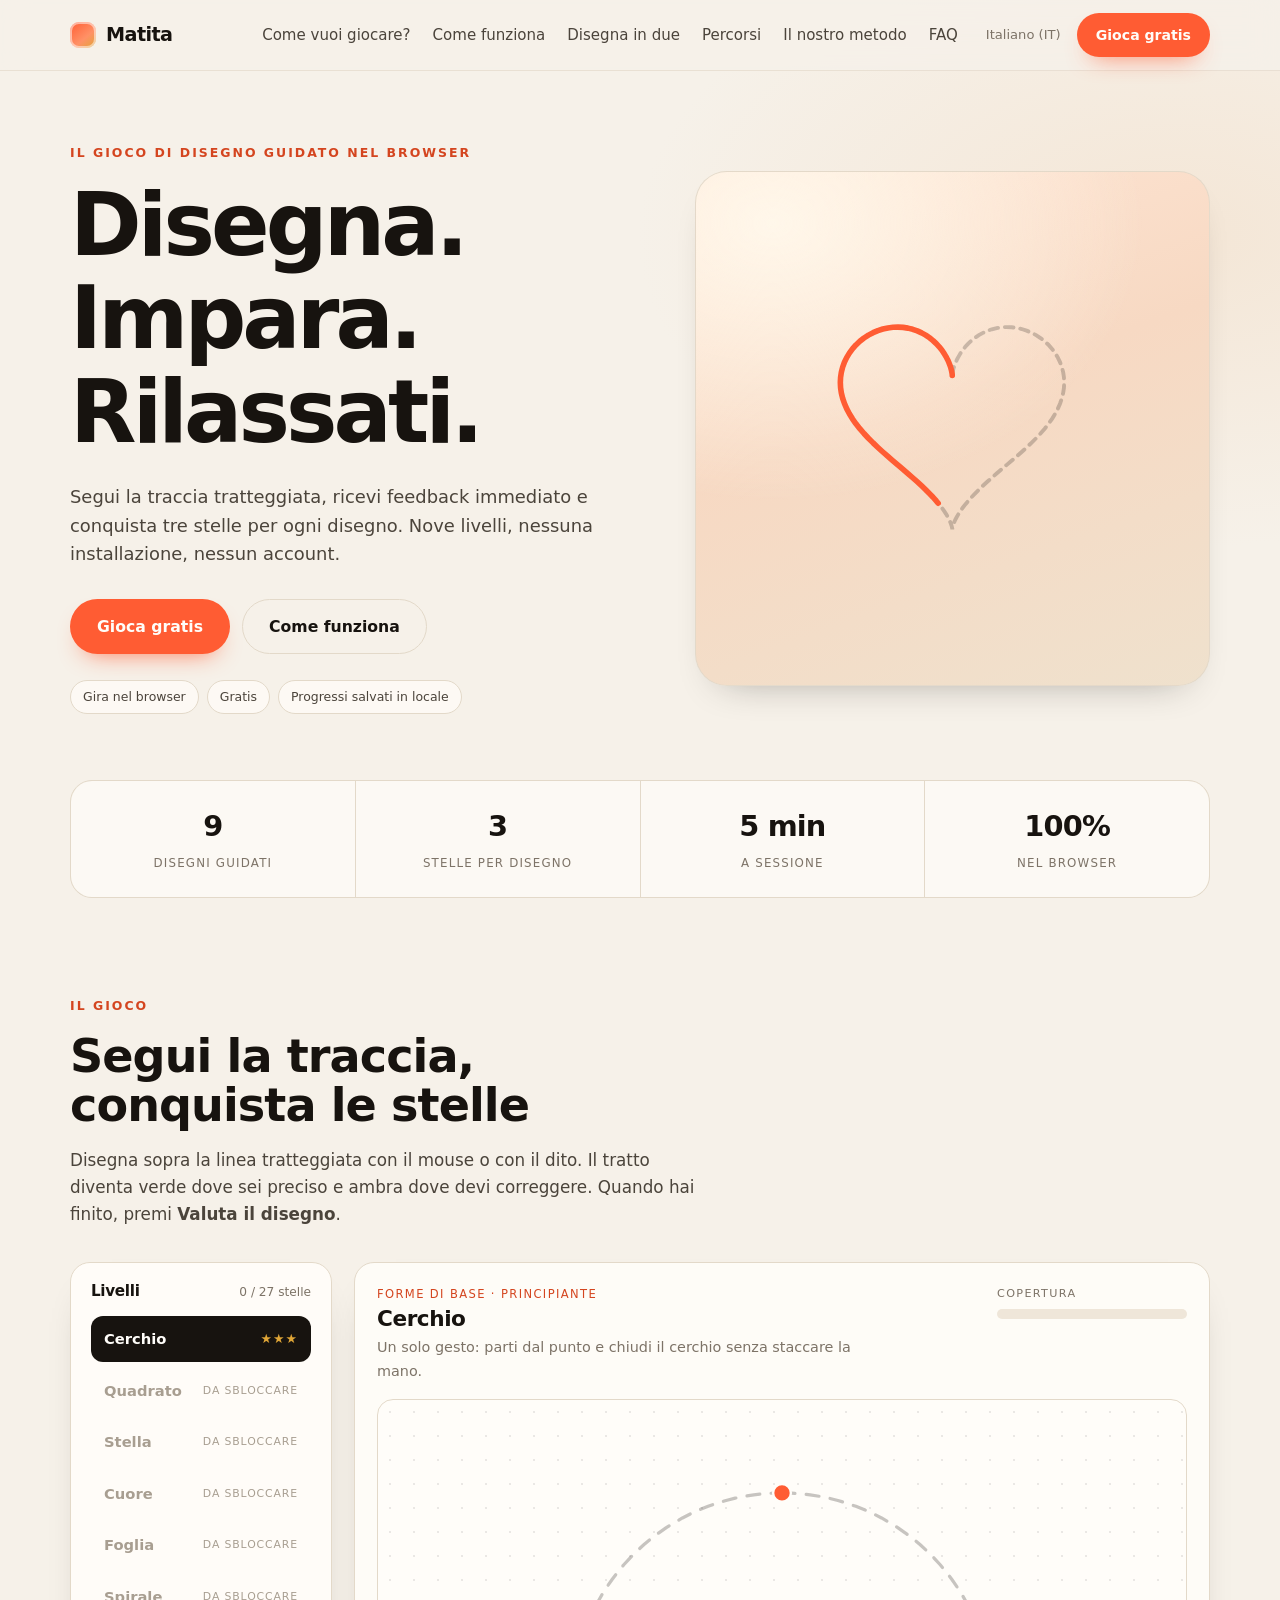
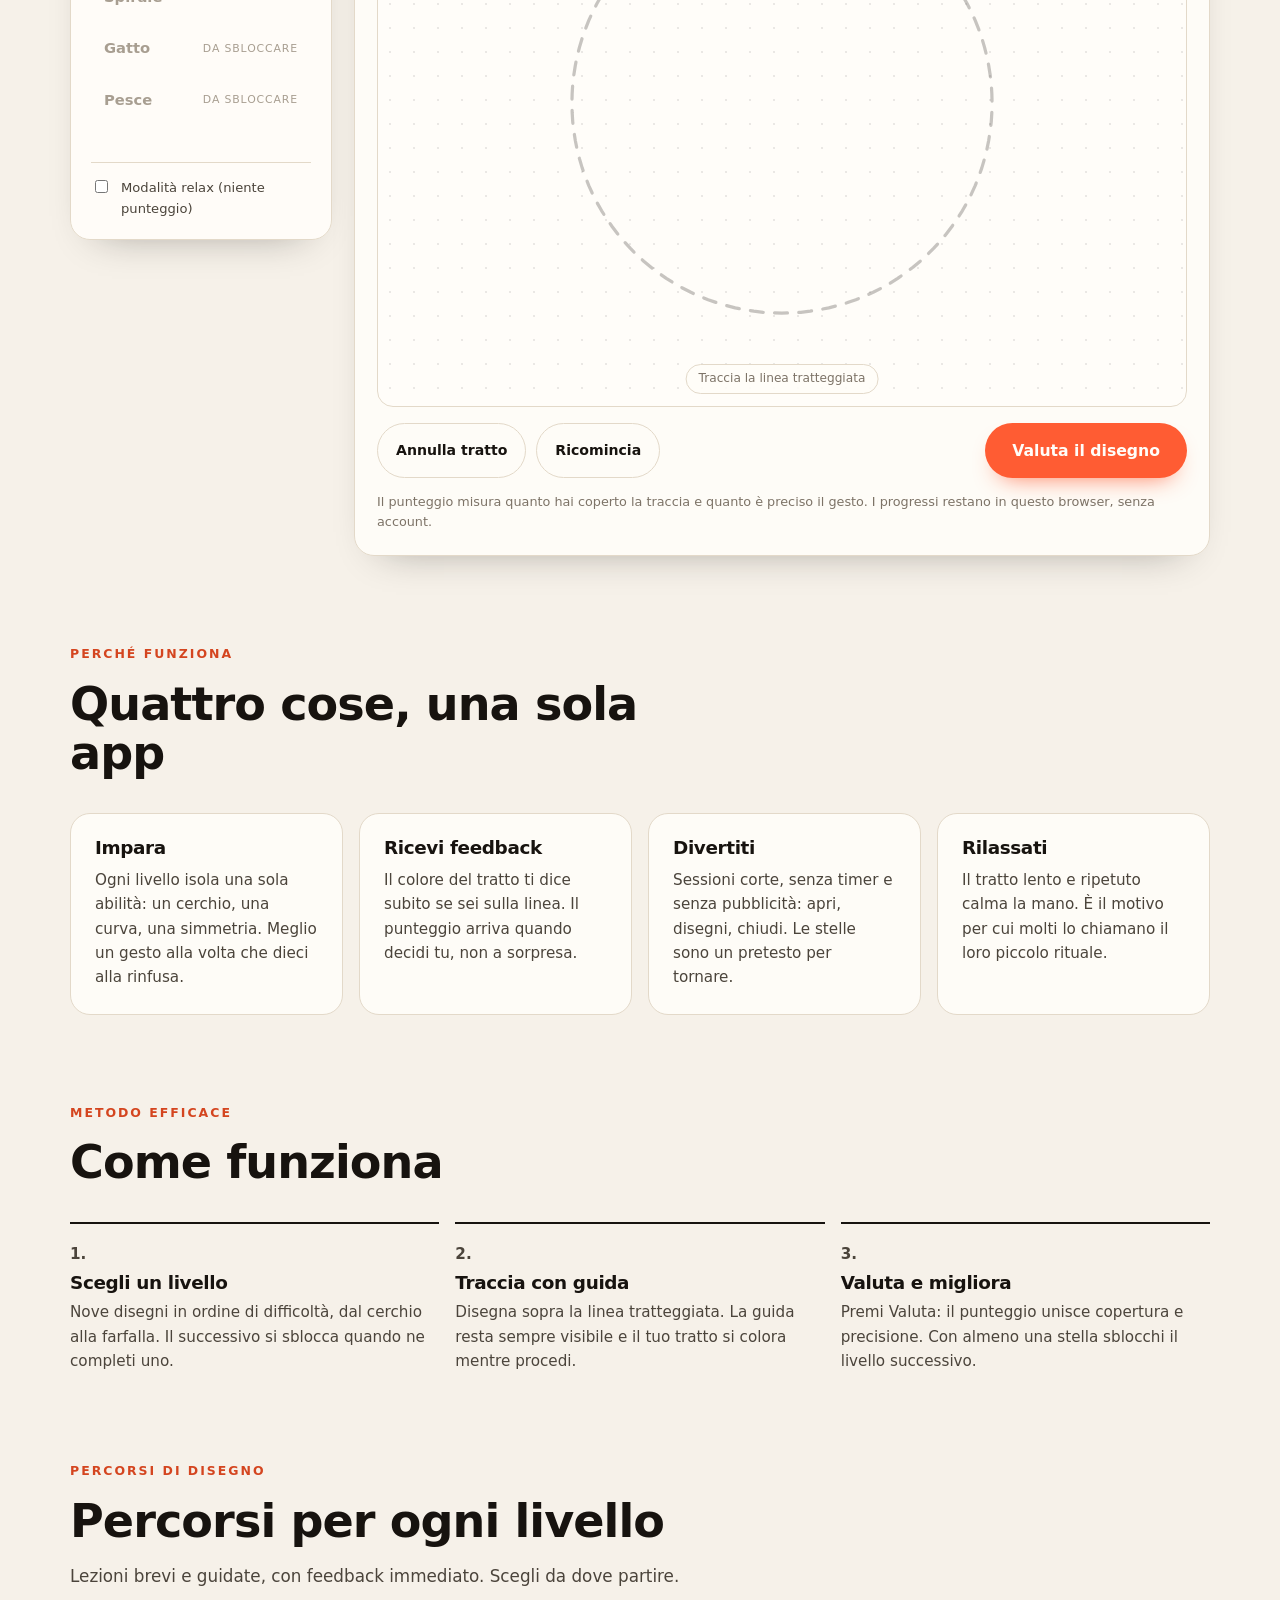
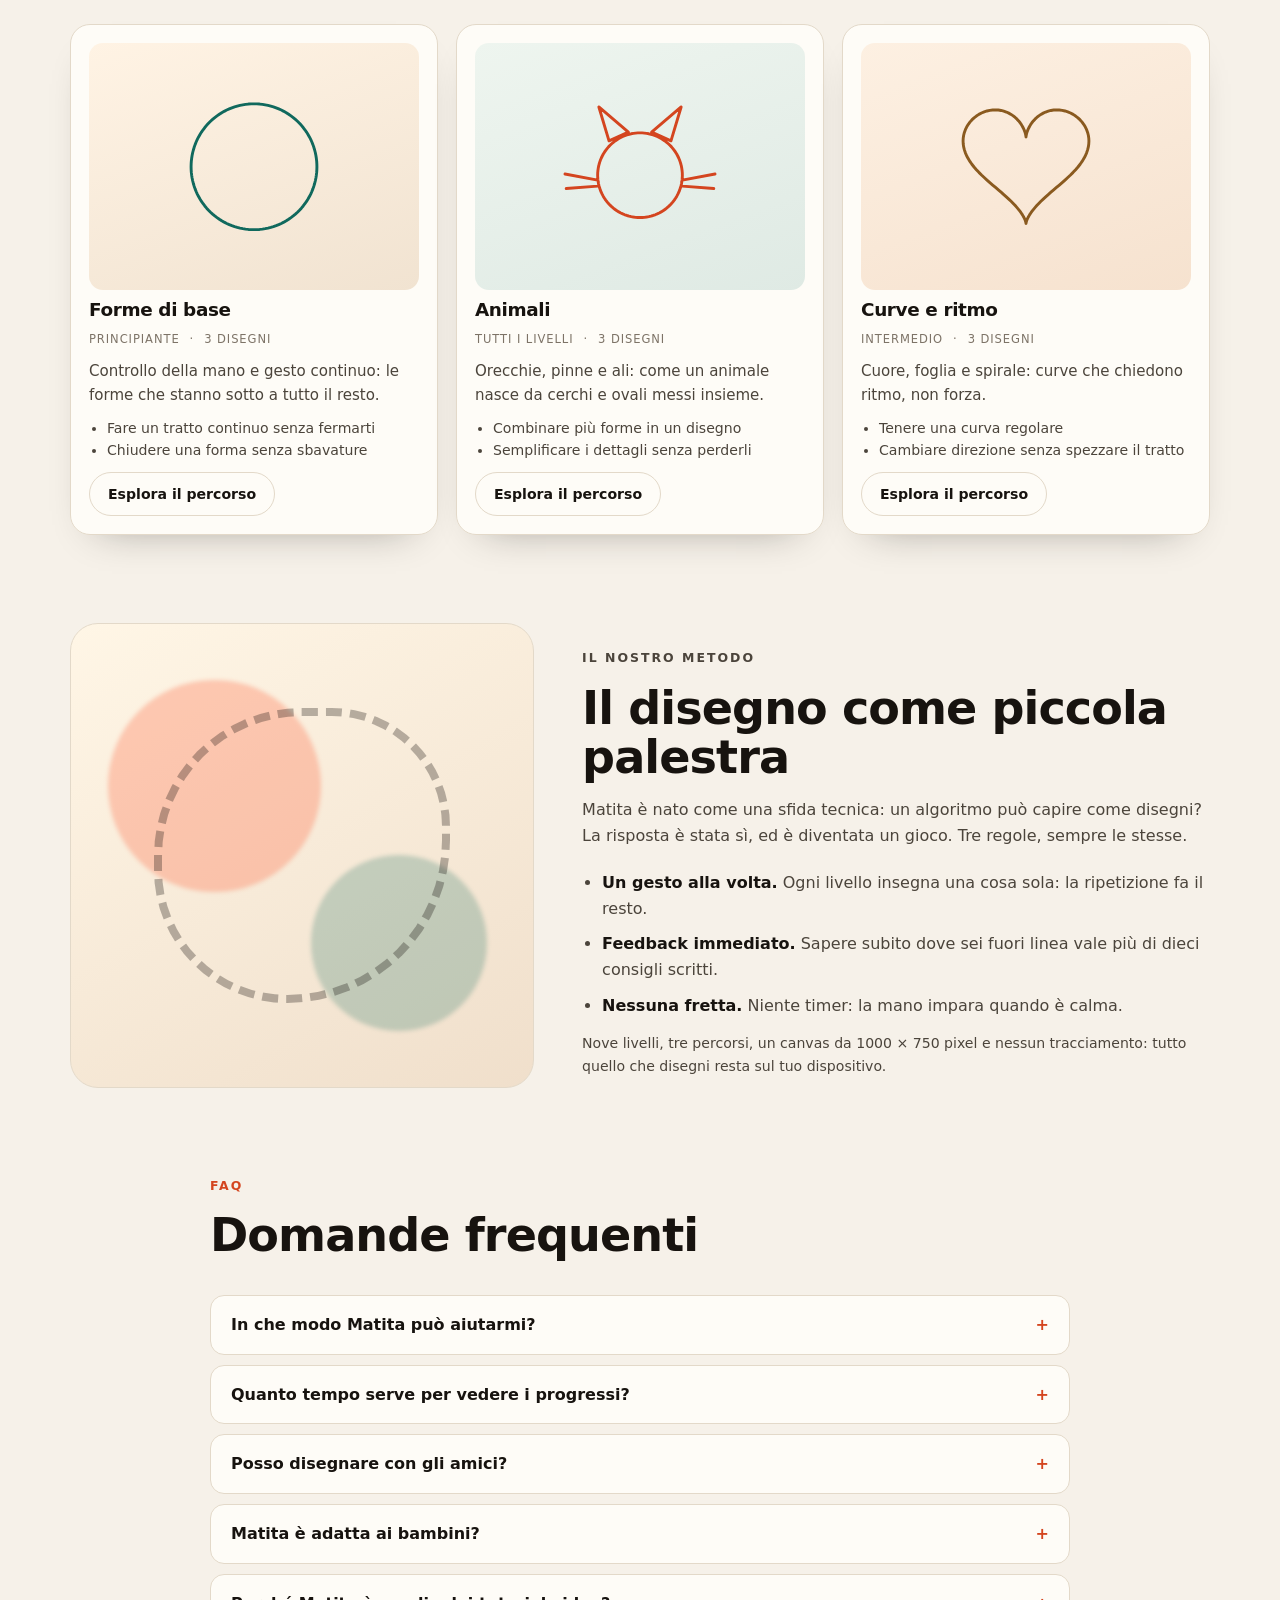
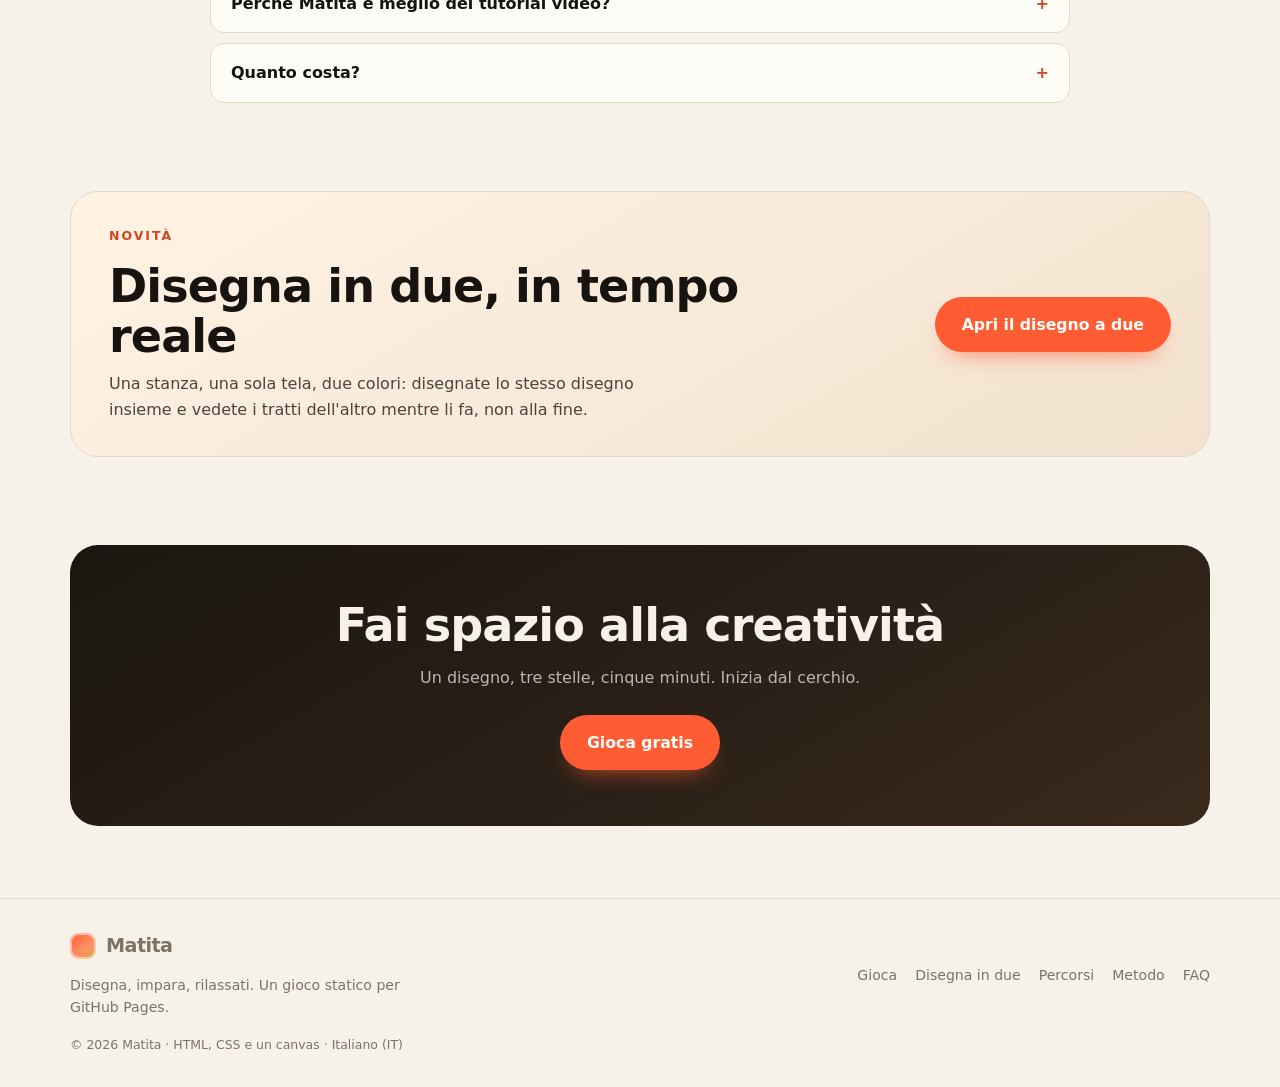
<file: index.html>
<!DOCTYPE html>
<html lang="it">
<head>
<meta charset="utf-8">
<meta name="viewport" content="width=device-width, initial-scale=1">
<title>Matita — Disegna. Impara. Rilassati.</title>
<meta name="description" content="Matita è il gioco di disegno guidato nel browser: traccia la linea tratteggiata, ricevi feedback immediato e conquista tre stelle per ogni disegno.">
<link rel="icon" href="data:image/svg+xml,%3Csvg xmlns='http://www.w3.org/2000/svg' viewBox='0 0 32 32'%3E%3Crect width='32' height='32' rx='9' fill='%23ff5c33'/%3E%3Cpath d='M9 23l1.8-4.6 8.4-8.4 3 3-8.4 8.4L9 23z' fill='%23fffdf9'/%3E%3C/svg%3E">
<link rel="stylesheet" href="styles.css">
</head>
<body id="top">

<header class="site-header">
  <div class="wrap header-inner">
    <a class="brand" href="#top">
      <span class="brand-mark" aria-hidden="true"></span>
      <span>Matita</span>
    </a>
    <nav class="main-nav" aria-label="Navigazione principale">
      <a href="scegli/index.html">Come vuoi giocare?</a>
      <a href="#come-funziona">Come funziona</a>
      <a href="duo.html">Disegna in due</a>
      <a href="#livelli">Percorsi</a>
      <a href="#metodo">Il nostro metodo</a>
      <a href="#faq">FAQ</a>
    </nav>
    <div class="header-actions">
      <span class="lang">Italiano (IT)</span>
      <a class="btn btn-primary btn-sm" href="#gioco">Gioca gratis</a>
    </div>
  </div>
</header>

<main>

  <section class="hero">
    <div class="wrap hero-inner">
      <div class="hero-copy">
        <p class="eyebrow">Il gioco di disegno guidato nel browser</p>
        <h1>Disegna.<br>Impara.<br>Rilassati.</h1>
        <p class="lede">
          Segui la traccia tratteggiata, ricevi feedback immediato e conquista tre stelle per ogni
          disegno. Nove livelli, nessuna installazione, nessun account.
        </p>
        <div class="hero-actions">
          <a class="btn btn-primary" href="#gioco">Gioca gratis</a>
          <a class="btn btn-ghost" href="#come-funziona">Come funziona</a>
        </div>
        <ul class="badges">
          <li>Gira nel browser</li>
          <li>Gratis</li>
          <li>Progressi salvati in locale</li>
        </ul>
      </div>
      <div class="hero-art" id="hero-art" aria-hidden="true"></div>
    </div>
  </section>

  <section class="stats" aria-label="Numeri del gioco">
    <div class="wrap stats-grid">
      <div class="stat"><strong>9</strong><span>disegni guidati</span></div>
      <div class="stat"><strong>3</strong><span>stelle per disegno</span></div>
      <div class="stat"><strong>5 min</strong><span>a sessione</span></div>
      <div class="stat"><strong>100%</strong><span>nel browser</span></div>
    </div>
  </section>

  <section id="gioco" class="section game-section">
    <div class="wrap">
      <div class="section-head">
        <p class="eyebrow">Il gioco</p>
        <h2>Segui la traccia, conquista le stelle</h2>
        <p class="section-lede">
          Disegna sopra la linea tratteggiata con il mouse o con il dito. Il tratto diventa verde
          dove sei preciso e ambra dove devi correggere. Quando hai finito, premi
          <strong>Valuta il disegno</strong>.
        </p>
      </div>

      <div class="game-shell">
        <aside class="game-side">
          <div class="game-side-head">
            <h3>Livelli</h3>
            <p class="stars-total" id="stars-total">0 / 27 stelle</p>
          </div>
          <ul class="level-list" id="level-list"></ul>
          <label class="switch">
            <input type="checkbox" id="relax-toggle">
            <span>Modalità relax (niente punteggio)</span>
          </label>
        </aside>

        <div class="game-main">
          <div class="game-topbar">
            <div class="level-meta">
              <p class="level-group" id="level-group">Forme di base</p>
              <h3 id="level-name">Cerchio</h3>
              <p class="level-hint" id="level-hint"></p>
            </div>
            <div class="meter-wrap">
              <span class="meter-label">Copertura</span>
              <div class="meter" role="presentation">
                <div class="meter-fill" id="meter-fill"></div>
              </div>
            </div>
          </div>

          <div class="canvas-wrap">
            <canvas id="board" width="1000" height="750" aria-label="Area di disegno: traccia la forma tratteggiata"></canvas>
            <p class="canvas-hint" id="canvas-hint">Traccia la linea tratteggiata</p>
          </div>

          <div class="game-controls">
            <button type="button" class="btn btn-ghost btn-sm" id="btn-undo">Annulla tratto</button>
            <button type="button" class="btn btn-ghost btn-sm" id="btn-clear">Ricomincia</button>
            <button type="button" class="btn btn-primary" id="btn-score">Valuta il disegno</button>
          </div>

          <div class="result" id="result" hidden>
            <p class="result-stars" id="result-stars" aria-hidden="true"></p>
            <p class="result-score" id="result-score"></p>
            <p class="result-text" id="result-text"></p>
            <div class="result-actions">
              <button type="button" class="btn btn-ghost btn-sm" id="btn-retry">Riprova</button>
              <button type="button" class="btn btn-primary btn-sm" id="btn-next">Livello successivo</button>
            </div>
          </div>

          <p class="game-note">
            Il punteggio misura quanto hai coperto la traccia e quanto è preciso il gesto.
            I progressi restano in questo browser, senza account.
          </p>
        </div>
      </div>
    </div>
  </section>

  <section class="section features">
    <div class="wrap">
      <div class="section-head">
        <p class="eyebrow">Perché funziona</p>
        <h2>Quattro cose, una sola app</h2>
      </div>
      <div class="feature-grid">
        <article class="feature">
          <h3>Impara</h3>
          <p>Ogni livello isola una sola abilità: un cerchio, una curva, una simmetria. Meglio un gesto alla volta che dieci alla rinfusa.</p>
        </article>
        <article class="feature">
          <h3>Ricevi feedback</h3>
          <p>Il colore del tratto ti dice subito se sei sulla linea. Il punteggio arriva quando decidi tu, non a sorpresa.</p>
        </article>
        <article class="feature">
          <h3>Divertiti</h3>
          <p>Sessioni corte, senza timer e senza pubblicità: apri, disegni, chiudi. Le stelle sono un pretesto per tornare.</p>
        </article>
        <article class="feature">
          <h3>Rilassati</h3>
          <p>Il tratto lento e ripetuto calma la mano. È il motivo per cui molti lo chiamano il loro piccolo rituale.</p>
        </article>
      </div>
    </div>
  </section>

  <section id="come-funziona" class="section steps">
    <div class="wrap">
      <div class="section-head">
        <p class="eyebrow">Metodo efficace</p>
        <h2>Come funziona</h2>
      </div>
      <div class="step-grid">
        <article class="step">
          <p class="step-num">1.</p>
          <h3>Scegli un livello</h3>
          <p>Nove disegni in ordine di difficoltà, dal cerchio alla farfalla. Il successivo si sblocca quando ne completi uno.</p>
        </article>
        <article class="step">
          <p class="step-num">2.</p>
          <h3>Traccia con guida</h3>
          <p>Disegna sopra la linea tratteggiata. La guida resta sempre visibile e il tuo tratto si colora mentre procedi.</p>
        </article>
        <article class="step">
          <p class="step-num">3.</p>
          <h3>Valuta e migliora</h3>
          <p>Premi Valuta: il punteggio unisce copertura e precisione. Con almeno una stella sblocchi il livello successivo.</p>
        </article>
      </div>
    </div>
  </section>

  <section id="livelli" class="section courses">
    <div class="wrap">
      <div class="section-head">
        <p class="eyebrow">Percorsi di disegno</p>
        <h2>Percorsi per ogni livello</h2>
        <p class="section-lede">Lezioni brevi e guidate, con feedback immediato. Scegli da dove partire.</p>
      </div>
      <div class="course-grid" id="course-grid"></div>
    </div>
  </section>

  <section id="metodo" class="section method">
    <div class="wrap method-inner">
      <div class="method-art" aria-hidden="true">
        <span class="dot dot-a"></span>
        <span class="dot dot-b"></span>
        <span class="squiggle"></span>
      </div>
      <div class="method-copy">
        <p class="eyebrow">Il nostro metodo</p>
        <h2>Il disegno come piccola palestra</h2>
        <p>
          Matita è nato come una sfida tecnica: un algoritmo può capire come disegni? La risposta
          è stata sì, ed è diventata un gioco. Tre regole, sempre le stesse.
        </p>
        <ul class="method-list">
          <li><strong>Un gesto alla volta.</strong> Ogni livello insegna una cosa sola: la ripetizione fa il resto.</li>
          <li><strong>Feedback immediato.</strong> Sapere subito dove sei fuori linea vale più di dieci consigli scritti.</li>
          <li><strong>Nessuna fretta.</strong> Niente timer: la mano impara quando è calma.</li>
        </ul>
        <p class="method-note">
          Nove livelli, tre percorsi, un canvas da 1000 × 750 pixel e nessun tracciamento: tutto
          quello che disegni resta sul tuo dispositivo.
        </p>
      </div>
    </div>
  </section>

  <section id="faq" class="section faq">
    <div class="wrap faq-inner">
      <div class="section-head">
        <p class="eyebrow">FAQ</p>
        <h2>Domande frequenti</h2>
      </div>
      <div class="faq-list">
        <details>
          <summary>In che modo Matita può aiutarmi?</summary>
          <p>Ti dà una traccia chiara da seguire e un giudizio immediato sul tratto. È un modo semplice per allenare la mano e, se ti va, per passare cinque minuti senza schermo che corre.</p>
        </details>
        <details>
          <summary>Quanto tempo serve per vedere i progressi?</summary>
          <p>Dipende da te. La maggior parte dei livelli chiede due o tre tentativi: il tratto migliora quando ripeti lo stesso gesto, non quando passi al disegno successivo.</p>
        </details>
        <details>
          <summary>Posso disegnare con gli amici?</summary>
          <p>Non ancora: Matita è un gioco in solitaria. Non c'è una modalità multiplayer e non serve una connessione, perché gira interamente nel browser.</p>
        </details>
        <details>
          <summary>Matita è adatta ai bambini?</summary>
          <p>Sì: non ci sono pubblicità, acquisti, account o classifiche. Le forme sono pensate per essere tracciabili anche con un dito su un tablet.</p>
        </details>
        <details>
          <summary>Perché Matita è meglio dei tutorial video?</summary>
          <p>Un video mostra il risultato, non il tuo tratto. Qui la guida sta sotto la tua mano e il feedback arriva sul disegno che stai facendo davvero.</p>
        </details>
        <details>
          <summary>Quanto costa?</summary>
          <p>Niente. È una pagina statica: si apre, si gioca e i progressi restano salvati in locale nel browser.</p>
        </details>
      </div>
    </div>
  </section>

  <section class="section duo-teaser">
    <div class="wrap duo-teaser-inner">
      <div>
        <p class="eyebrow">Novità</p>
        <h2>Disegna in due, in tempo reale</h2>
        <p>Una stanza, una sola tela, due colori: disegnate lo stesso disegno insieme e vedete i tratti dell'altro mentre li fa, non alla fine.</p>
      </div>
      <a class="btn btn-primary" href="duo.html">Apri il disegno a due</a>
    </div>
  </section>

  <section class="cta">
    <div class="wrap cta-inner">
      <h2>Fai spazio alla creatività</h2>
      <p>Un disegno, tre stelle, cinque minuti. Inizia dal cerchio.</p>
      <a class="btn btn-primary" href="#gioco">Gioca gratis</a>
    </div>
  </section>

</main>

<footer class="site-footer">
  <div class="wrap footer-inner">
    <div class="footer-brand">
      <a class="brand" href="#top">
        <span class="brand-mark" aria-hidden="true"></span>
        <span>Matita</span>
      </a>
      <p>Disegna, impara, rilassati. Un gioco statico per GitHub Pages.</p>
    </div>
    <nav class="footer-nav" aria-label="Collegamenti del sito">
      <a href="#gioco">Gioca</a>
      <a href="duo.html">Disegna in due</a>
      <a href="#livelli">Percorsi</a>
      <a href="#metodo">Metodo</a>
      <a href="#faq">FAQ</a>
    </nav>
    <p class="footer-legal">© 2026 Matita · HTML, CSS e un canvas · Italiano (IT)</p>
  </div>
</footer>

<script src="js/levels.js"></script>
<script src="js/game.js"></script>
</body>
</html>
</file>
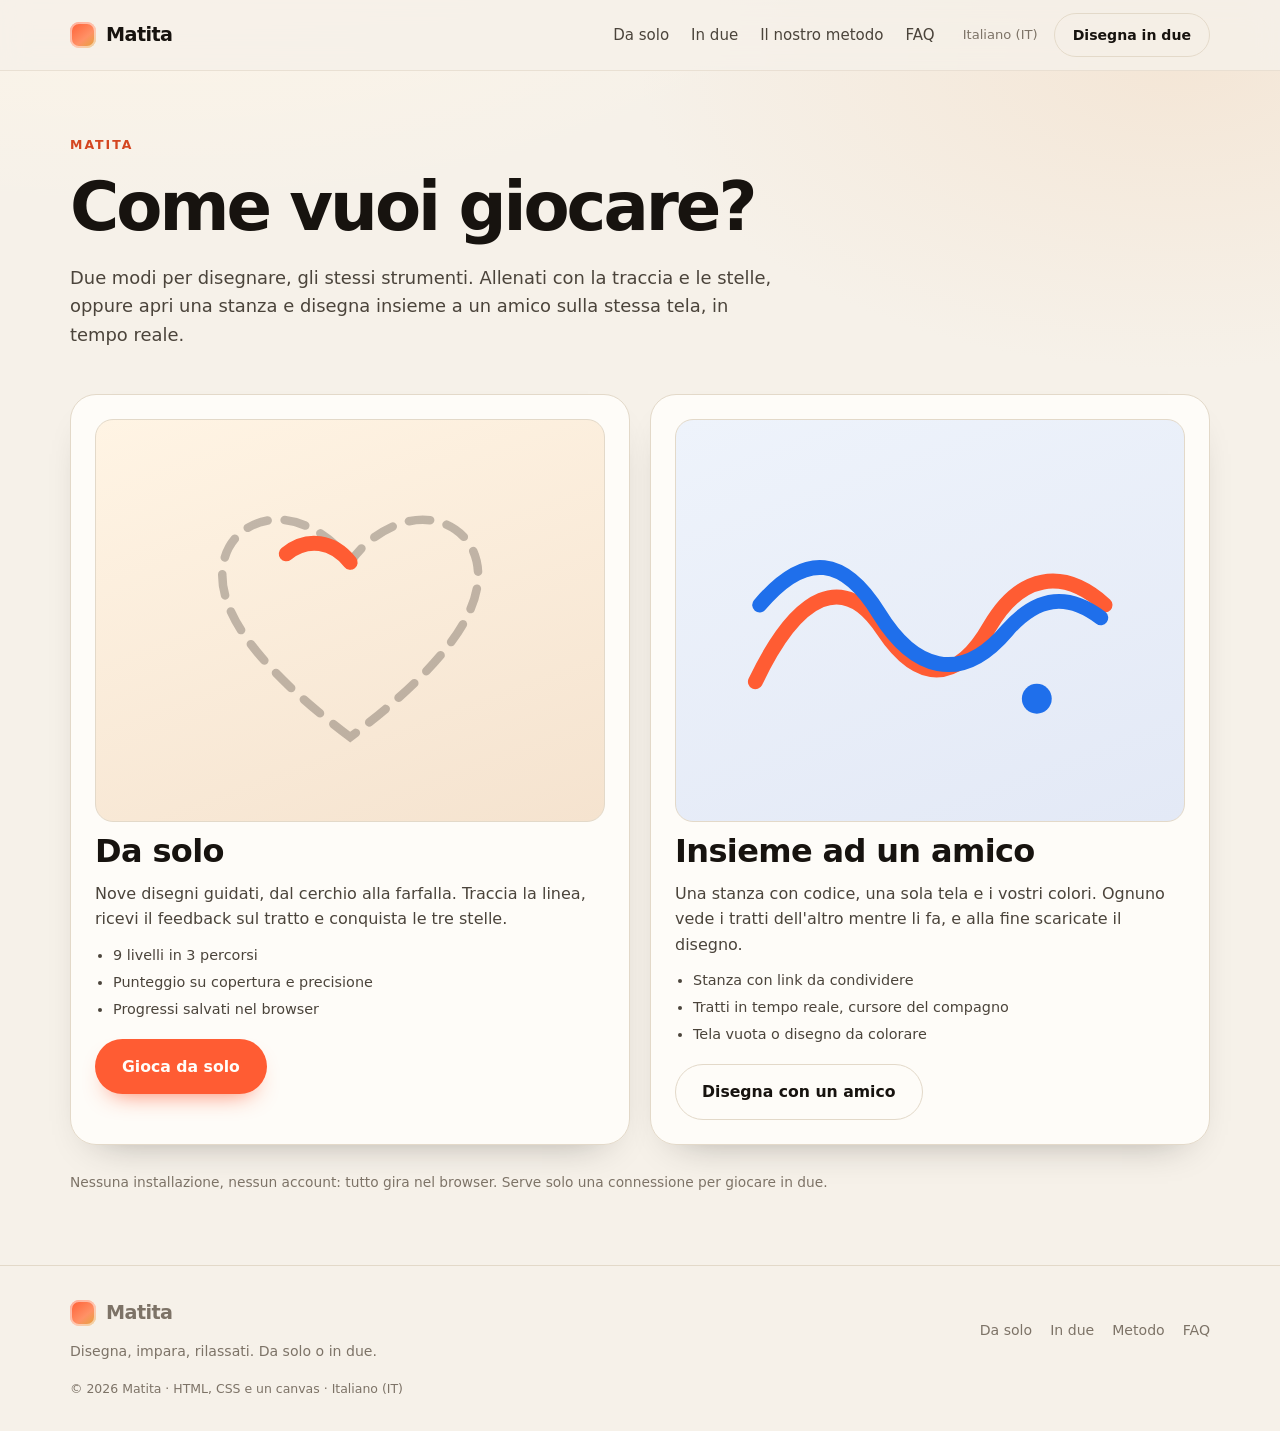
<file: scegli/index.html>
<!DOCTYPE html>
<html lang="it">
<head>
<meta charset="utf-8">
<meta name="viewport" content="width=device-width, initial-scale=1">
<title>Matita — Come vuoi giocare?</title>
<meta name="description" content="Scegli come giocare a Matita: da solo con i livelli guidati, oppure insieme a un amico sulla stessa tela in tempo reale.">
<link rel="icon" href="data:image/svg+xml,%3Csvg xmlns='http://www.w3.org/2000/svg' viewBox='0 0 32 32'%3E%3Crect width='32' height='32' rx='9' fill='%23ff5c33'/%3E%3Cpath d='M9 23l1.8-4.6 8.4-8.4 3 3-8.4 8.4L9 23z' fill='%23fffdf9'/%3E%3C/svg%3E">
<link rel="stylesheet" href="../styles.css">
</head>
<body>

<header class="site-header">
  <div class="wrap header-inner">
    <a class="brand" href="../index.html">
      <span class="brand-mark" aria-hidden="true"></span>
      <span>Matita</span>
    </a>
    <nav class="main-nav" aria-label="Navigazione principale">
      <a href="../index.html">Da solo</a>
      <a href="../duo.html">In due</a>
      <a href="../index.html#metodo">Il nostro metodo</a>
      <a href="../index.html#faq">FAQ</a>
    </nav>
    <div class="header-actions">
      <span class="lang">Italiano (IT)</span>
      <a class="btn btn-ghost btn-sm" href="../duo.html">Disegna in due</a>
    </div>
  </div>
</header>

<main>

  <section class="mode-hero">
    <div class="wrap">
      <p class="eyebrow">Matita</p>
      <h1>Come vuoi giocare?</h1>
      <p class="lede">
        Due modi per disegnare, gli stessi strumenti. Allenati con la traccia e le stelle, oppure
        apri una stanza e disegna insieme a un amico sulla stessa tela, in tempo reale.
      </p>

      <div class="mode-grid">

        <a class="mode-card" href="../index.html">
          <div class="mode-thumb mode-thumb-solo" aria-hidden="true">
            <svg viewBox="0 0 200 150">
              <path d="M100 130C55 96 40 72 40 54 40 38 52 28 66 28c12 0 26 8 34 20 8-12 22-20 34-20 14 0 26 10 26 26 0 18-15 42-60 76z"
                    fill="none" stroke="rgba(23,19,15,0.26)" stroke-width="4" stroke-dasharray="10 8" stroke-linecap="round"/>
              <path d="M70 44c10-8 22-6 30 4" fill="none" stroke="#ff5c33" stroke-width="7" stroke-linecap="round"/>
            </svg>
          </div>
          <h2>Da solo</h2>
          <p class="mode-desc">
            Nove disegni guidati, dal cerchio alla farfalla. Traccia la linea, ricevi il feedback
            sul tratto e conquista le tre stelle.
          </p>
          <ul class="mode-list">
            <li>9 livelli in 3 percorsi</li>
            <li>Punteggio su copertura e precisione</li>
            <li>Progressi salvati nel browser</li>
          </ul>
          <span class="btn btn-primary">Gioca da solo</span>
        </a>

        <a class="mode-card mode-card-duo" href="../duo.html">
          <div class="mode-thumb mode-thumb-duo" aria-hidden="true">
            <svg viewBox="0 0 200 150">
              <path d="M18 104c20-42 42-52 60-24 16 24 34 26 50-2 14-24 34-28 54-10"
                    fill="none" stroke="#ff5c33" stroke-width="7" stroke-linecap="round"/>
              <path d="M20 68c22-26 40-22 56 4 16 26 38 34 60 8 14-16 28-18 44-6"
                    fill="none" stroke="#1f6feb" stroke-width="7" stroke-linecap="round"/>
              <circle cx="150" cy="112" r="7" fill="#1f6feb"/>
            </svg>
          </div>
          <h2>Insieme ad un amico</h2>
          <p class="mode-desc">
            Una stanza con codice, una sola tela e i vostri colori. Ognuno vede i tratti dell'altro
            mentre li fa, e alla fine scaricate il disegno.
          </p>
          <ul class="mode-list">
            <li>Stanza con link da condividere</li>
            <li>Tratti in tempo reale, cursore del compagno</li>
            <li>Tela vuota o disegno da colorare</li>
          </ul>
          <span class="btn btn-ghost">Disegna con un amico</span>
        </a>

      </div>

      <p class="mode-note">
        Nessuna installazione, nessun account: tutto gira nel browser. Serve solo una connessione
        per giocare in due.
      </p>
    </div>
  </section>

</main>

<footer class="site-footer">
  <div class="wrap footer-inner">
    <div class="footer-brand">
      <a class="brand" href="../index.html">
        <span class="brand-mark" aria-hidden="true"></span>
        <span>Matita</span>
      </a>
      <p>Disegna, impara, rilassati. Da solo o in due.</p>
    </div>
    <nav class="footer-nav" aria-label="Collegamenti del sito">
      <a href="../index.html">Da solo</a>
      <a href="../duo.html">In due</a>
      <a href="../index.html#metodo">Metodo</a>
      <a href="../index.html#faq">FAQ</a>
    </nav>
    <p class="footer-legal">© 2026 Matita · HTML, CSS e un canvas · Italiano (IT)</p>
  </div>
</footer>

</body>
</html>
</file>
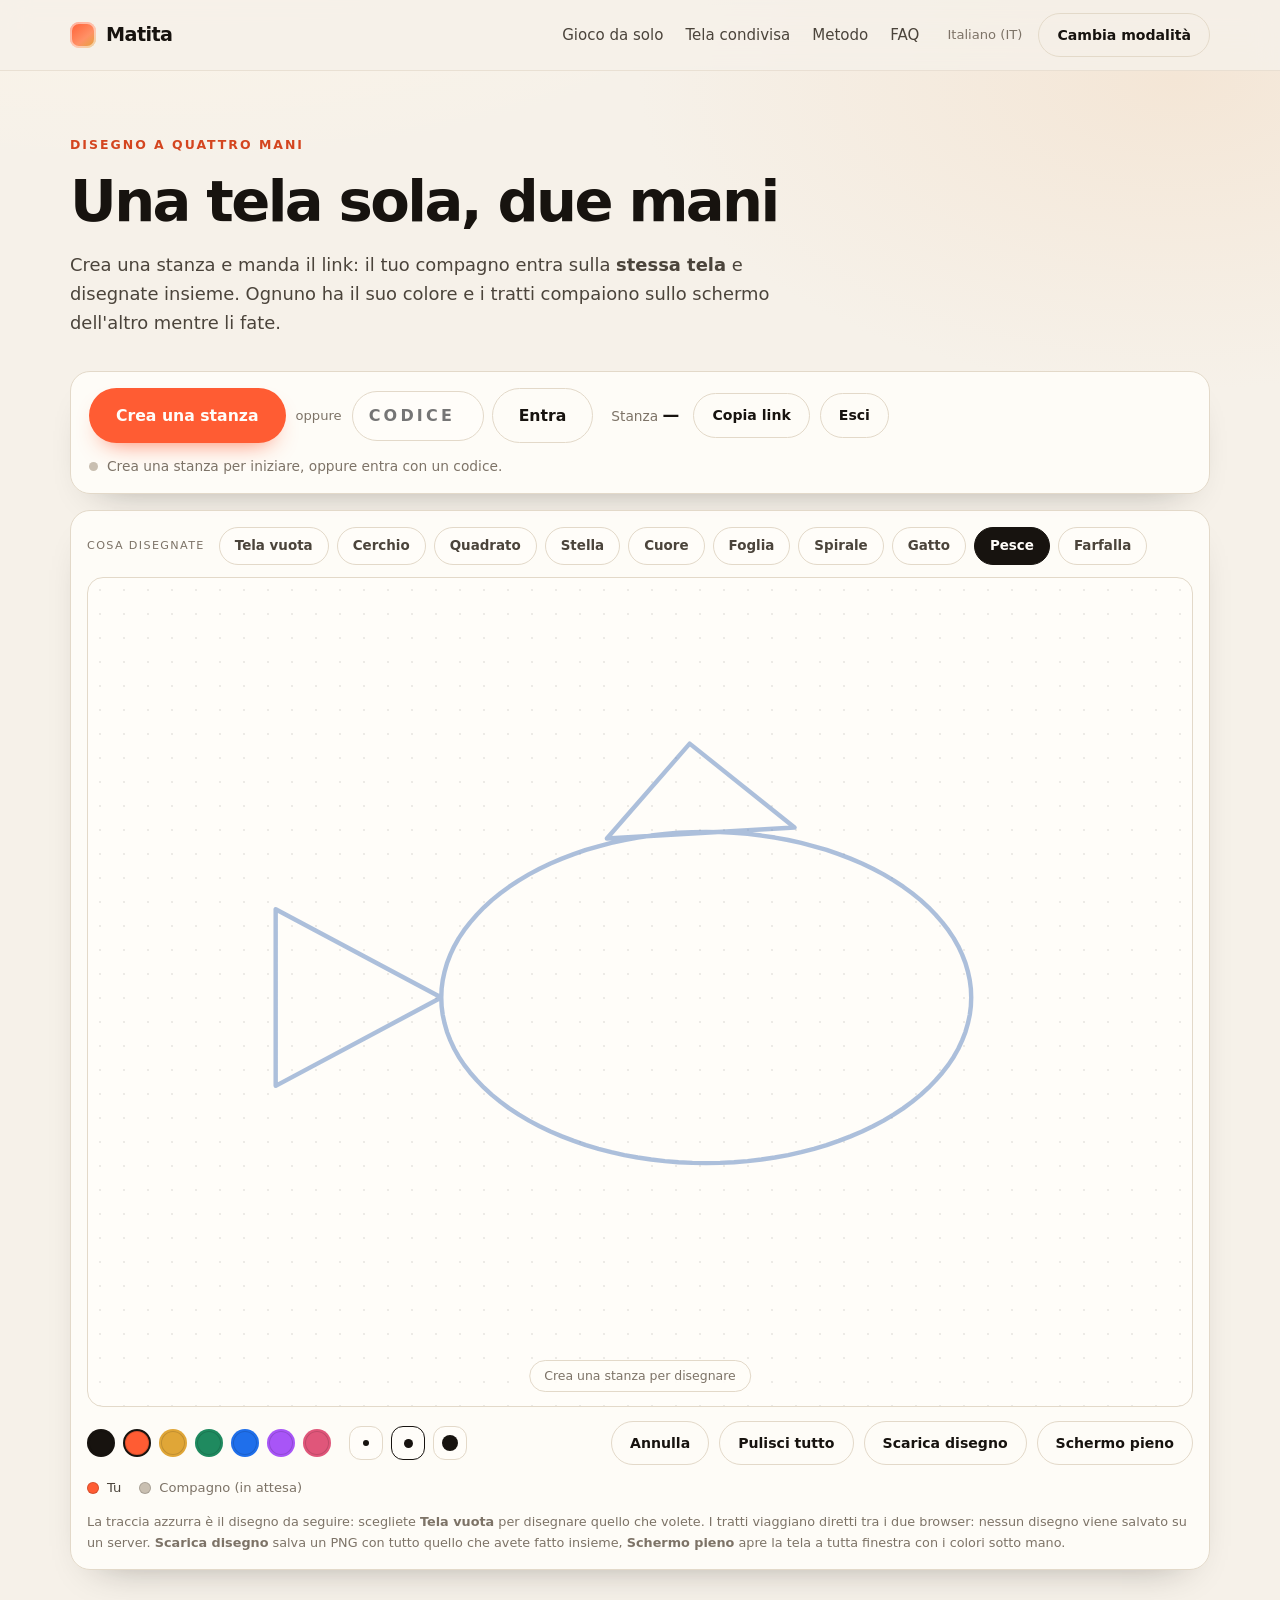
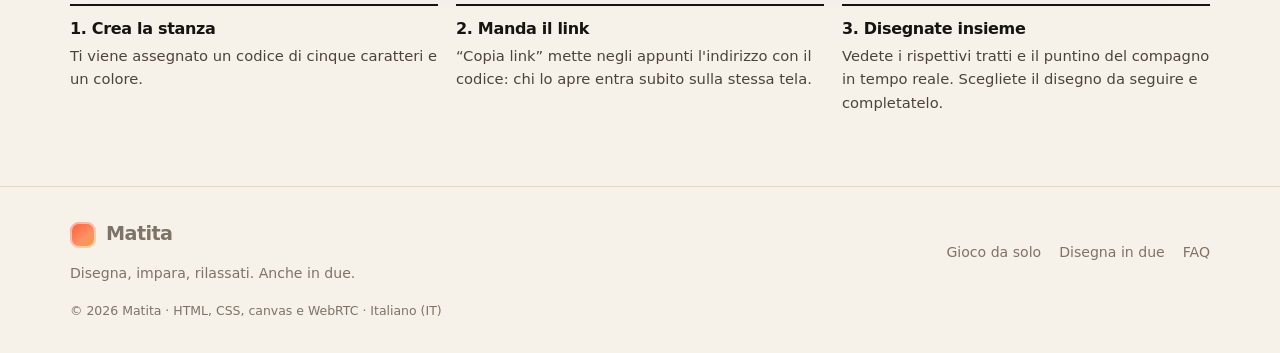
<file: duo.html>
<!DOCTYPE html>
<html lang="it">
<head>
<meta charset="utf-8">
<meta name="viewport" content="width=device-width, initial-scale=1">
<title>Disegna in due — Matita</title>
<meta name="description" content="Disegnate insieme sulla stessa tela in tempo reale: una stanza, due colori, un solo disegno.">
<link rel="icon" href="data:image/svg+xml,%3Csvg xmlns='http://www.w3.org/2000/svg' viewBox='0 0 32 32'%3E%3Crect width='32' height='32' rx='9' fill='%23ff5c33'/%3E%3Cpath d='M9 23l1.8-4.6 8.4-8.4 3 3-8.4 8.4L9 23z' fill='%23fffdf9'/%3E%3C/svg%3E">
<link rel="stylesheet" href="styles.css">
</head>
<body>

<header class="site-header">
  <div class="wrap header-inner">
    <a class="brand" href="index.html">
      <span class="brand-mark" aria-hidden="true"></span>
      <span>Matita</span>
    </a>
    <nav class="main-nav" aria-label="Navigazione principale">
      <a href="index.html#gioco">Gioco da solo</a>
      <a href="#tavolo">Tela condivisa</a>
      <a href="index.html#metodo">Metodo</a>
      <a href="index.html#faq">FAQ</a>
    </nav>
    <div class="header-actions">
      <span class="lang">Italiano (IT)</span>
      <a class="btn btn-ghost btn-sm" href="index.html">Cambia modalità</a>
    </div>
  </div>
</header>

<main>

  <section class="duo-hero">
    <div class="wrap">
      <p class="eyebrow">Disegno a quattro mani</p>
      <h1>Una tela sola, due mani</h1>
      <p class="lede">
        Crea una stanza e manda il link: il tuo compagno entra sulla <strong>stessa tela</strong> e
        disegnate insieme. Ognuno ha il suo colore e i tratti compaiono sullo schermo dell'altro
        mentre li fate.
      </p>
    </div>
  </section>

  <section id="tavolo" class="section duo-section">
    <div class="wrap">

      <div class="room-bar">
        <div class="room-actions" id="room-idle">
          <button type="button" class="btn btn-primary" id="btn-create">Crea una stanza</button>
          <span class="room-or">oppure</span>
          <div class="room-join">
            <label class="sr-only" for="room-code">Codice stanza</label>
            <input id="room-code" maxlength="5" placeholder="Codice" autocomplete="off" spellcheck="false" inputmode="text">
            <button type="button" class="btn btn-ghost" id="btn-join">Entra</button>
          </div>
        </div>

        <div class="room-live" id="room-live" hidden>
          <div class="room-code-display">Stanza <strong id="room-code-label">—</strong></div>
          <button type="button" class="btn btn-ghost btn-sm" id="btn-copy">Copia link</button>
          <button type="button" class="btn btn-ghost btn-sm" id="btn-leave">Esci</button>
        </div>

        <p class="room-status" id="room-status" data-state="idle" role="status">
          Crea una stanza per iniziare, oppure entra con un codice.
        </p>
      </div>

      <div class="duo-shell">
        <div class="duo-lessons-row">
          <span class="duo-lessons-label">Cosa disegnate</span>
          <div class="duo-lessons" id="duo-lessons" role="group" aria-label="Disegno da seguire"></div>
        </div>

        <div class="canvas-wrap duo-canvas-wrap">
          <canvas id="duo-board" width="1000" height="750" aria-label="Tela condivisa: disegna insieme al tuo compagno"></canvas>
          <p class="duo-hint" id="duo-hint">Crea una stanza per disegnare</p>
        </div>

        <div class="duo-tools">
          <div class="tool-group" id="color-picker" role="group" aria-label="Colore del tratto"></div>
          <div class="tool-group" id="size-picker" role="group" aria-label="Spessore del tratto"></div>
          <div class="duo-tools-end">
            <button type="button" class="btn btn-ghost btn-sm" id="btn-undo-duo">Annulla</button>
            <button type="button" class="btn btn-ghost btn-sm" id="btn-clear-duo">Pulisci tutto</button>
            <button type="button" class="btn btn-ghost btn-sm" id="btn-download">Scarica disegno</button>
            <button type="button" class="btn btn-ghost btn-sm" id="btn-focus" aria-pressed="false">Schermo pieno</button>
          </div>
        </div>

        <div class="duo-legend" id="duo-legend"></div>

        <p class="game-note">
          La traccia azzurra è il disegno da seguire: scegliete <strong>Tela vuota</strong> per disegnare
          quello che volete. I tratti viaggiano diretti tra i due browser: nessun disegno viene salvato
          su un server. <strong>Scarica disegno</strong> salva un PNG con tutto quello che avete fatto
          insieme, <strong>Schermo pieno</strong> apre la tela a tutta finestra con i colori sotto mano.
        </p>
      </div>

      <div class="duo-steps">
        <article>
          <h3>1. Crea la stanza</h3>
          <p>Ti viene assegnato un codice di cinque caratteri e un colore.</p>
        </article>
        <article>
          <h3>2. Manda il link</h3>
          <p>“Copia link” mette negli appunti l'indirizzo con il codice: chi lo apre entra subito sulla stessa tela.</p>
        </article>
        <article>
          <h3>3. Disegnate insieme</h3>
          <p>Vedete i rispettivi tratti e il puntino del compagno in tempo reale. Scegliete il disegno da seguire e completatelo.</p>
        </article>
      </div>

    </div>
  </section>

</main>

<footer class="site-footer">
  <div class="wrap footer-inner">
    <div class="footer-brand">
      <a class="brand" href="index.html">
        <span class="brand-mark" aria-hidden="true"></span>
        <span>Matita</span>
      </a>
      <p>Disegna, impara, rilassati. Anche in due.</p>
    </div>
    <nav class="footer-nav" aria-label="Collegamenti del sito">
      <a href="index.html#gioco">Gioco da solo</a>
      <a href="duo.html">Disegna in due</a>
      <a href="index.html#faq">FAQ</a>
    </nav>
    <p class="footer-legal">© 2026 Matita · HTML, CSS, canvas e WebRTC · Italiano (IT)</p>
  </div>
</footer>

<script src="js/levels.js"></script>
<script src="js/vendor/peerjs.min.js"></script>
<script src="js/duo.js"></script>
</body>
</html>
</file>
<file: styles.css>
:root {
  --paper: #f6f1e9;
  --paper-2: #efe6d9;
  --card: #fffdf9;
  --ink: #17130f;
  --ink-soft: #4b443b;
  --muted: #7d7367;
  --line: #e3d9c9;
  --accent: #ff5c33;
  --accent-dark: #d4451f;
  --teal: #10695d;
  --gold: #e0a637;
  --good: #1f8a5f;
  --warn: #d39327;
  --bad: #cf5544;
  --radius: 20px;
  --shadow: 0 18px 40px -28px rgba(23, 19, 15, 0.45);
  --font: "Segoe UI", system-ui, -apple-system, "Helvetica Neue", Arial, sans-serif;
}

* { box-sizing: border-box; }

html { scroll-behavior: smooth; }

body {
  margin: 0;
  font-family: var(--font);
  color: var(--ink);
  background:
    radial-gradient(1100px 500px at 12% -8%, #fff6e8 0%, transparent 65%),
    radial-gradient(900px 520px at 92% 4%, #f4e6d6 0%, transparent 60%),
    var(--paper);
  -webkit-font-smoothing: antialiased;
  line-height: 1.6;
}

h1, h2, h3 { line-height: 1.08; letter-spacing: -0.02em; margin: 0; }
h1 { font-size: clamp(2.9rem, 7vw, 5.4rem); font-weight: 800; letter-spacing: -0.045em; }
h2 { font-size: clamp(1.85rem, 3.6vw, 2.9rem); font-weight: 800; }
h3 { font-size: 1.15rem; font-weight: 700; }
p { margin: 0; }
a { color: inherit; }

.wrap {
  width: min(1140px, calc(100% - 40px));
  margin: 0 auto;
}

/* ---------- header ---------- */

.site-header {
  position: sticky;
  top: 0;
  z-index: 40;
  backdrop-filter: blur(14px);
  background: rgba(246, 241, 233, 0.82);
  border-bottom: 1px solid rgba(227, 217, 201, 0.7);
}

.header-inner {
  display: flex;
  align-items: center;
  gap: 28px;
  min-height: 70px;
}

.brand {
  display: inline-flex;
  align-items: center;
  gap: 10px;
  font-weight: 800;
  font-size: 1.2rem;
  letter-spacing: -0.03em;
  text-decoration: none;
}

.brand-mark {
  width: 26px;
  height: 26px;
  border-radius: 9px;
  background: linear-gradient(140deg, var(--accent), #ff9166 60%, var(--gold));
  box-shadow: inset 0 0 0 2px rgba(255, 255, 255, 0.5);
}

.main-nav {
  display: flex;
  gap: 22px;
  margin-left: auto;
  font-size: 0.94rem;
  color: var(--ink-soft);
}

.main-nav a { text-decoration: none; }
.main-nav a:hover { color: var(--accent-dark); }

.header-actions {
  display: flex;
  align-items: center;
  gap: 16px;
}

.lang {
  font-size: 0.82rem;
  color: var(--muted);
}

/* ---------- buttons ---------- */

.btn {
  display: inline-flex;
  align-items: center;
  justify-content: center;
  gap: 8px;
  padding: 14px 26px;
  border-radius: 999px;
  border: 1px solid transparent;
  font: inherit;
  font-weight: 700;
  font-size: 0.98rem;
  text-decoration: none;
  cursor: pointer;
  transition: transform 0.15s ease, box-shadow 0.15s ease, background 0.15s ease, color 0.15s ease;
}

.btn-primary {
  background: var(--accent);
  color: #fffdf9;
  box-shadow: 0 12px 24px -14px rgba(255, 92, 51, 0.9);
}

.btn-primary:hover { background: var(--accent-dark); transform: translateY(-2px); }

.btn-ghost {
  background: transparent;
  border-color: var(--line);
  color: var(--ink);
}

.btn-ghost:hover { background: rgba(255, 253, 249, 0.85); transform: translateY(-2px); }

.btn-sm { padding: 10px 18px; font-size: 0.88rem; }

.btn:disabled { opacity: 0.45; cursor: not-allowed; transform: none; }

/* ---------- hero ---------- */

.hero { padding: 72px 0 40px; }

.hero-inner {
  display: grid;
  grid-template-columns: minmax(0, 1.05fr) minmax(0, 0.95fr);
  gap: 56px;
  align-items: center;
}

.eyebrow {
  font-size: 0.78rem;
  font-weight: 700;
  letter-spacing: 0.16em;
  text-transform: uppercase;
  color: var(--accent-dark);
  margin-bottom: 16px;
}

.lede {
  margin-top: 24px;
  font-size: 1.12rem;
  color: var(--ink-soft);
  max-width: 46ch;
}

.hero-actions {
  display: flex;
  flex-wrap: wrap;
  gap: 12px;
  margin-top: 30px;
}

.badges {
  display: flex;
  flex-wrap: wrap;
  gap: 8px;
  list-style: none;
  padding: 0;
  margin: 26px 0 0;
}

.badges li {
  font-size: 0.78rem;
  color: var(--ink-soft);
  background: rgba(255, 253, 249, 0.75);
  border: 1px solid var(--line);
  border-radius: 999px;
  padding: 6px 12px;
}

.hero-art {
  position: relative;
  aspect-ratio: 1 / 1;
  border-radius: 32px;
  background:
    radial-gradient(120% 90% at 15% 10%, #fff7ea 0%, transparent 60%),
    linear-gradient(160deg, #ffe6d5 0%, #f7d9c3 45%, #efe1cd 100%);
  border: 1px solid rgba(227, 217, 201, 0.9);
  box-shadow: var(--shadow);
  overflow: hidden;
  display: grid;
  place-items: center;
  padding: 8%;
}

.hero-art svg { width: 100%; height: 100%; overflow: visible; }
.hero-art .art-guide { fill: none; stroke: rgba(23, 19, 15, 0.22); stroke-width: 9; stroke-dasharray: 20 16; stroke-linecap: round; }
.hero-art .art-ink {
  fill: none;
  stroke: var(--accent);
  stroke-width: 13;
  stroke-linecap: round;
  stroke-linejoin: round;
  stroke-dasharray: 900;
  stroke-dashoffset: 900;
  animation: draw 7s ease-in-out infinite;
}

@keyframes draw {
  0% { stroke-dashoffset: 900; }
  45% { stroke-dashoffset: 0; }
  72% { stroke-dashoffset: 0; opacity: 1; }
  100% { stroke-dashoffset: 0; opacity: 0.25; }
}

@media (prefers-reduced-motion: reduce) {
  .hero-art .art-ink { animation: none; stroke-dashoffset: 0; }
}

/* ---------- stats ---------- */

.stats { padding: 26px 0 10px; }

.stats-grid {
  display: grid;
  grid-template-columns: repeat(4, minmax(0, 1fr));
  gap: 1px;
  background: var(--line);
  border: 1px solid var(--line);
  border-radius: 22px;
  overflow: hidden;
}

.stat {
  background: rgba(255, 253, 249, 0.9);
  padding: 22px 20px;
  text-align: center;
}

.stat strong {
  display: block;
  font-size: 1.8rem;
  font-weight: 800;
  letter-spacing: -0.03em;
}

.stat span {
  font-size: 0.74rem;
  letter-spacing: 0.1em;
  text-transform: uppercase;
  color: var(--muted);
}

/* ---------- sections ---------- */

.section { padding: 88px 0 0; }

.section-head { max-width: 62ch; margin-bottom: 34px; }
.section-lede { margin-top: 16px; color: var(--ink-soft); font-size: 1.05rem; }

/* ---------- game ---------- */

.game-shell {
  display: grid;
  grid-template-columns: 262px minmax(0, 1fr);
  gap: 22px;
  align-items: start;
}

.game-side,
.game-main {
  background: rgba(255, 253, 249, 0.92);
  border: 1px solid var(--line);
  border-radius: var(--radius);
  box-shadow: var(--shadow);
}

.game-side {
  padding: 20px;
  position: sticky;
  top: 92px;
}

.game-side-head {
  display: flex;
  align-items: baseline;
  justify-content: space-between;
  gap: 10px;
  margin-bottom: 14px;
}

.game-side-head h3 { font-size: 0.95rem; }

.stars-total {
  font-size: 0.76rem;
  color: var(--muted);
  white-space: nowrap;
}

.level-list {
  list-style: none;
  padding: 0;
  margin: 0 0 16px;
  display: grid;
  gap: 6px;
  max-height: 430px;
  overflow: auto;
}

.level-btn {
  width: 100%;
  display: flex;
  align-items: center;
  justify-content: space-between;
  gap: 10px;
  padding: 10px 12px;
  border-radius: 12px;
  border: 1px solid transparent;
  background: transparent;
  font: inherit;
  font-size: 0.92rem;
  color: var(--ink);
  text-align: left;
  cursor: pointer;
}

.level-btn:hover { background: var(--paper); }

.level-btn[aria-current="true"] {
  background: var(--ink);
  color: var(--card);
}

.level-btn[aria-current="true"] .level-stars { color: var(--gold); }

.level-btn:disabled {
  color: #a89e91;
  cursor: not-allowed;
  background: transparent;
}

.level-name { font-weight: 600; }

.level-stars {
  font-size: 0.8rem;
  letter-spacing: 0.08em;
  color: var(--gold);
  white-space: nowrap;
}

.level-lock {
  font-size: 0.68rem;
  letter-spacing: 0.08em;
  text-transform: uppercase;
  color: #a89e91;
}

.switch {
  display: flex;
  gap: 10px;
  align-items: flex-start;
  font-size: 0.82rem;
  color: var(--ink-soft);
  border-top: 1px solid var(--line);
  padding-top: 14px;
  cursor: pointer;
}

.switch input { margin-top: 3px; accent-color: var(--accent); }

.game-main { padding: 22px; }

.game-topbar {
  display: flex;
  align-items: flex-start;
  justify-content: space-between;
  gap: 20px;
  flex-wrap: wrap;
  margin-bottom: 16px;
}

.level-group {
  font-size: 0.72rem;
  letter-spacing: 0.12em;
  text-transform: uppercase;
  color: var(--accent-dark);
}

.level-meta h3 { font-size: 1.35rem; margin-top: 4px; }

.level-hint {
  margin-top: 6px;
  font-size: 0.9rem;
  color: var(--muted);
  max-width: 52ch;
}

.meter-wrap { min-width: 190px; }

.meter-label {
  display: block;
  font-size: 0.7rem;
  letter-spacing: 0.12em;
  text-transform: uppercase;
  color: var(--muted);
  margin-bottom: 6px;
}

.meter {
  height: 10px;
  border-radius: 999px;
  background: var(--paper-2);
  overflow: hidden;
}

.meter-fill {
  height: 100%;
  width: 0%;
  border-radius: 999px;
  background: linear-gradient(90deg, var(--gold), var(--teal));
  transition: width 0.18s ease;
}

.canvas-wrap {
  position: relative;
  border-radius: 16px;
  border: 1px solid var(--line);
  background-color: var(--card);
  background-image: radial-gradient(rgba(23, 19, 15, 0.09) 1px, transparent 1px);
  background-size: 24px 24px;
  overflow: hidden;
}

#board {
  display: block;
  width: 100%;
  aspect-ratio: 4 / 3;
  touch-action: none;
  cursor: crosshair;
}

.canvas-hint {
  position: absolute;
  left: 50%;
  bottom: 12px;
  transform: translateX(-50%);
  font-size: 0.76rem;
  color: var(--muted);
  background: rgba(255, 253, 249, 0.9);
  border: 1px solid var(--line);
  border-radius: 999px;
  padding: 4px 12px;
  pointer-events: none;
  transition: opacity 0.2s ease;
}

.canvas-hint[hidden] { display: none; }

.game-controls {
  display: flex;
  flex-wrap: wrap;
  gap: 10px;
  margin-top: 16px;
}

.game-controls .btn-primary { margin-left: auto; }

.result {
  margin-top: 18px;
  border: 1px solid rgba(16, 105, 93, 0.28);
  background: linear-gradient(180deg, #f2fbf6, #eaf6f0);
  border-radius: 16px;
  padding: 18px 20px;
}

.result[hidden] { display: none; }

.result-stars {
  font-size: 1.7rem;
  letter-spacing: 0.16em;
  color: var(--gold);
  line-height: 1;
}

.result-stars .off { color: #cfc6b8; }

.result-score {
  font-size: 0.82rem;
  text-transform: uppercase;
  letter-spacing: 0.1em;
  color: var(--teal);
  margin-top: 8px;
}

.result-text { margin-top: 6px; color: var(--ink-soft); }

.result-actions {
  display: flex;
  flex-wrap: wrap;
  gap: 10px;
  margin-top: 14px;
}

.game-note {
  margin-top: 14px;
  font-size: 0.8rem;
  color: var(--muted);
}

body.relax .meter-wrap,
body.relax #btn-score { opacity: 0.45; }

/* ---------- features ---------- */

.feature-grid {
  display: grid;
  grid-template-columns: repeat(4, minmax(0, 1fr));
  gap: 16px;
}

.feature {
  background: rgba(255, 253, 249, 0.9);
  border: 1px solid var(--line);
  border-radius: var(--radius);
  padding: 24px;
}

.feature h3 { margin-bottom: 10px; }
.feature p { color: var(--ink-soft); font-size: 0.95rem; }

/* ---------- steps ---------- */

.step-grid {
  display: grid;
  grid-template-columns: repeat(3, minmax(0, 1fr));
  gap: 16px;
}

.step {
  border-top: 2px solid var(--ink);
  padding-top: 18px;
}

.step-num {
  font-size: 0.85rem;
  font-weight: 800;
  color: var(--accent-dark);
}

.step h3 { margin: 6px 0 8px; }
.step p { color: var(--ink-soft); font-size: 0.95rem; }

/* ---------- courses ---------- */

.course-grid {
  display: grid;
  grid-template-columns: repeat(3, minmax(0, 1fr));
  gap: 18px;
}

.course-card {
  display: flex;
  flex-direction: column;
  gap: 10px;
  background: rgba(255, 253, 249, 0.92);
  border: 1px solid var(--line);
  border-radius: var(--radius);
  padding: 18px;
  box-shadow: var(--shadow);
}

.course-thumb {
  aspect-ratio: 4 / 3;
  border-radius: 14px;
  background: linear-gradient(160deg, #fff3e4, #f1e3d1);
  color: var(--teal);
  display: grid;
  place-items: center;
  padding: 10%;
  overflow: hidden;
}

.course-card:nth-child(2) .course-thumb { background: linear-gradient(160deg, #eef5ef, #dfeae4); color: var(--accent-dark); }
.course-card:nth-child(3) .course-thumb { background: linear-gradient(160deg, #fdf0e2, #f6e2cf); color: #8a5a1f; }

.course-thumb svg { width: 100%; height: 100%; display: block; }

.course-meta {
  display: flex;
  gap: 10px;
  font-size: 0.72rem;
  letter-spacing: 0.08em;
  text-transform: uppercase;
  color: var(--muted);
}

.course-meta span + span::before { content: "·"; margin-right: 10px; }

.course-blurb { color: var(--ink-soft); font-size: 0.94rem; }

.course-learn {
  margin: 0;
  padding-left: 18px;
  color: var(--ink-soft);
  font-size: 0.88rem;
}

.course-card .btn { align-self: flex-start; margin-top: auto; }

/* ---------- method ---------- */

.method-inner {
  display: grid;
  grid-template-columns: minmax(0, 0.85fr) minmax(0, 1.15fr);
  gap: 48px;
  align-items: center;
}

.method-art {
  position: relative;
  aspect-ratio: 1 / 1;
  border-radius: 28px;
  background: linear-gradient(150deg, #fff6e6, #f0dfcb);
  border: 1px solid var(--line);
  overflow: hidden;
}

.method-art .dot {
  position: absolute;
  border-radius: 50%;
  filter: blur(2px);
}

.method-art .dot-a {
  width: 46%;
  aspect-ratio: 1;
  background: rgba(255, 92, 51, 0.28);
  left: 8%;
  top: 12%;
}

.method-art .dot-b {
  width: 38%;
  aspect-ratio: 1;
  background: rgba(16, 105, 93, 0.22);
  right: 10%;
  bottom: 12%;
}

.method-art .squiggle {
  position: absolute;
  inset: 18%;
  border-radius: 50% 40% 55% 45%;
  border: 8px dashed rgba(23, 19, 15, 0.3);
}

.method-copy p { color: var(--ink-soft); margin-top: 14px; }

.method-list {
  margin: 22px 0 0;
  padding-left: 20px;
  display: grid;
  gap: 10px;
  color: var(--ink-soft);
}

.method-list strong { color: var(--ink); }

.method-note { font-size: 0.88rem; color: var(--muted); }

/* ---------- faq ---------- */

.faq-inner { max-width: 860px; }

.faq-list { display: grid; gap: 10px; }

.faq-list details {
  background: rgba(255, 253, 249, 0.9);
  border: 1px solid var(--line);
  border-radius: 14px;
  padding: 16px 20px;
}

.faq-list summary {
  cursor: pointer;
  font-weight: 600;
  list-style: none;
  display: flex;
  justify-content: space-between;
  gap: 14px;
}

.faq-list summary::-webkit-details-marker { display: none; }

.faq-list summary::after {
  content: "+";
  color: var(--accent-dark);
  font-weight: 700;
}

.faq-list details[open] summary::after { content: "–"; }

.faq-list p { margin-top: 12px; color: var(--ink-soft); font-size: 0.95rem; }

/* ---------- cta ---------- */

.cta { padding: 88px 0 0; }

.cta-inner {
  border-radius: 28px;
  padding: 56px 40px;
  text-align: center;
  background: linear-gradient(150deg, #1b1611, #2b2118 60%, #3a2a1c);
  color: #f8f1e7;
}

.cta-inner p { margin-top: 14px; color: rgba(248, 241, 231, 0.72); }

.cta-inner .btn { margin-top: 24px; }

/* ---------- footer ---------- */

.site-footer {
  margin-top: 72px;
  border-top: 1px solid var(--line);
  padding: 32px 0;
}

.footer-inner {
  display: grid;
  grid-template-columns: minmax(0, 1fr) auto;
  gap: 16px 32px;
  align-items: center;
  font-size: 0.88rem;
  color: var(--muted);
}

.footer-brand p { margin-top: 8px; max-width: 40ch; }

.footer-nav { display: flex; flex-wrap: wrap; gap: 18px; }
.footer-nav a { text-decoration: none; }
.footer-nav a:hover { color: var(--accent-dark); }

.footer-legal { grid-column: 1 / -1; font-size: 0.78rem; }

/* ---------- responsive ---------- */

@media (max-width: 980px) {
  .hero { padding-top: 48px; }
  .hero-inner,
  .method-inner { grid-template-columns: minmax(0, 1fr); }
  .hero-art { max-width: 460px; }
  .game-shell { grid-template-columns: minmax(0, 1fr); }
  .game-side { position: static; }
  .level-list { max-height: none; grid-template-columns: repeat(2, minmax(0, 1fr)); }
  .feature-grid { grid-template-columns: repeat(2, minmax(0, 1fr)); }
  .step-grid,
  .course-grid { grid-template-columns: minmax(0, 1fr); }
  .main-nav { display: none; }
  .header-inner { justify-content: space-between; }
  .header-actions { margin-left: auto; }
  .lang { display: none; }
}

@media (max-width: 620px) {
  .wrap { width: calc(100% - 28px); }
  .section { padding-top: 64px; }
  .stats-grid { grid-template-columns: repeat(2, minmax(0, 1fr)); }
  .feature-grid { grid-template-columns: minmax(0, 1fr); }
  .level-list { grid-template-columns: minmax(0, 1fr); }
  .game-controls .btn-primary { margin-left: 0; width: 100%; }
  .footer-inner { grid-template-columns: minmax(0, 1fr); }
}

/* ---------- scelta della modalità ---------- */

.mode-hero { padding: 64px 0 0; }

.mode-hero h1 {
  font-size: clamp(2.4rem, 6vw, 4.2rem);
  max-width: 18ch;
}

.mode-hero .lede { margin-top: 20px; max-width: 62ch; }

.mode-grid {
  display: grid;
  grid-template-columns: repeat(2, minmax(0, 1fr));
  gap: 20px;
  margin-top: 44px;
}

.mode-card {
  display: flex;
  flex-direction: column;
  gap: 12px;
  padding: 24px;
  border: 1px solid var(--line);
  border-radius: 26px;
  background: rgba(255, 253, 249, 0.94);
  box-shadow: var(--shadow);
  text-decoration: none;
  color: inherit;
  transition: transform 0.18s ease, box-shadow 0.18s ease, border-color 0.18s ease;
}

.mode-card:hover {
  transform: translateY(-4px);
  border-color: rgba(23, 19, 15, 0.2);
  box-shadow: 0 26px 50px -30px rgba(23, 19, 15, 0.55);
}

.mode-card h2 { font-size: clamp(1.5rem, 2.6vw, 2rem); }

.mode-desc { color: var(--ink-soft); }

.mode-thumb {
  aspect-ratio: 4 / 3;
  border-radius: 18px;
  display: grid;
  place-items: center;
  padding: 8%;
  border: 1px solid var(--line);
}

.mode-thumb svg { width: 100%; height: 100%; display: block; }

.mode-thumb-solo { background: linear-gradient(160deg, #fff4e4, #f5e3cf); }
.mode-thumb-duo { background: linear-gradient(160deg, #eef3fb, #e3e9f6); }

.mode-list {
  margin: 0;
  padding-left: 18px;
  color: var(--ink-soft);
  font-size: 0.9rem;
  display: grid;
  gap: 4px;
}

.mode-card .btn { align-self: flex-start; margin-top: 6px; }

.mode-note {
  margin-top: 26px;
  font-size: 0.86rem;
  color: var(--muted);
}

/* ---------- disegna in due ---------- */

.sr-only {
  position: absolute;
  width: 1px;
  height: 1px;
  padding: 0;
  margin: -1px;
  overflow: hidden;
  clip: rect(0 0 0 0);
  white-space: nowrap;
  border: 0;
}

.duo-hero { padding: 64px 0 0; }
.duo-hero h1 { font-size: clamp(2.1rem, 5vw, 3.6rem); max-width: 22ch; }
.duo-hero .lede { margin-top: 18px; max-width: 62ch; }

.duo-section { padding-top: 34px; }

.room-bar {
  display: flex;
  flex-wrap: wrap;
  align-items: center;
  gap: 12px 18px;
  padding: 16px 18px;
  border: 1px solid var(--line);
  border-radius: var(--radius);
  background: rgba(255, 253, 249, 0.92);
  box-shadow: var(--shadow);
}

.room-actions,
.room-live {
  display: flex;
  flex-wrap: wrap;
  align-items: center;
  gap: 10px;
}

.room-or { font-size: 0.82rem; color: var(--muted); }

.room-join { display: flex; gap: 8px; align-items: center; }

#room-code {
  width: 132px;
  padding: 11px 16px;
  border-radius: 999px;
  border: 1px solid var(--line);
  background: var(--card);
  font: inherit;
  font-weight: 700;
  letter-spacing: 0.2em;
  text-transform: uppercase;
  color: var(--ink);
}

#room-code:focus-visible,
.btn:focus-visible,
.swatch:focus-visible,
.size-btn:focus-visible {
  outline: 2px solid var(--accent);
  outline-offset: 2px;
}

.room-code-display { font-size: 0.86rem; color: var(--muted); }
.room-code-display strong { font-size: 1.05rem; letter-spacing: 0.24em; color: var(--ink); }

.room-status {
  flex-basis: 100%;
  display: flex;
  align-items: center;
  gap: 9px;
  font-size: 0.86rem;
  color: var(--muted);
}

.room-status::before {
  content: "";
  width: 9px;
  height: 9px;
  border-radius: 50%;
  background: #c9bfb1;
  flex: 0 0 auto;
}

.room-status[data-state="waiting"]::before,
.room-status[data-state="connecting"]::before { background: var(--gold); }

.room-status[data-state="online"]::before {
  background: var(--good);
  box-shadow: 0 0 0 4px rgba(31, 138, 95, 0.16);
}

.room-status[data-state="offline"] { color: var(--ink-soft); }
.room-status[data-state="error"] { color: var(--bad); }
.room-status[data-state="error"]::before { background: var(--bad); }

.duo-shell {
  margin-top: 16px;
  padding: 16px;
  border: 1px solid var(--line);
  border-radius: var(--radius);
  background: rgba(255, 253, 249, 0.92);
  box-shadow: var(--shadow);
}

.duo-canvas-wrap {
  background-image: radial-gradient(rgba(23, 19, 15, 0.08) 1px, transparent 1px);
  background-size: 24px 24px;
}

#duo-board {
  display: block;
  width: 100%;
  aspect-ratio: 4 / 3;
  touch-action: none;
  cursor: crosshair;
}

.duo-lessons-row {
  display: flex;
  flex-wrap: wrap;
  align-items: center;
  gap: 10px 14px;
  margin-bottom: 12px;
}

.duo-lessons-label {
  font-size: 0.7rem;
  letter-spacing: 0.12em;
  text-transform: uppercase;
  color: var(--muted);
}

.duo-lessons { display: flex; flex-wrap: wrap; gap: 8px; }

.lesson-chip {
  padding: 7px 15px;
  border-radius: 999px;
  border: 1px solid var(--line);
  background: var(--card);
  font: inherit;
  font-size: 0.84rem;
  font-weight: 600;
  color: var(--ink-soft);
  cursor: pointer;
}

.lesson-chip:hover { border-color: rgba(23, 19, 15, 0.3); }

.lesson-chip[aria-pressed="true"] {
  background: var(--ink);
  border-color: var(--ink);
  color: var(--card);
}

.duo-legend {
  display: flex;
  flex-wrap: wrap;
  gap: 18px;
  margin-top: 12px;
  font-size: 0.82rem;
  color: var(--ink-soft);
}

.legend-item { display: inline-flex; align-items: center; gap: 8px; }

.legend-dot {
  width: 12px;
  height: 12px;
  border-radius: 50%;
  box-shadow: inset 0 0 0 1px rgba(0, 0, 0, 0.16);
}

.legend-item-partner { color: var(--muted); }

/* schermo pieno */

body.focus-mode { overflow: hidden; }

body.focus-mode .site-header,
body.focus-mode .duo-hero,
body.focus-mode .room-bar,
body.focus-mode .duo-steps,
body.focus-mode .site-footer,
body.focus-mode .duo-lessons-row,
body.focus-mode .duo-legend,
body.focus-mode .game-note {
  display: none;
}

body.focus-mode .duo-section { padding: 0; }
body.focus-mode .wrap { width: 100%; margin: 0; }

body.focus-mode .duo-shell {
  position: fixed;
  inset: 0;
  z-index: 80;
  margin: 0;
  padding: 10px;
  border: 0;
  border-radius: 0;
  background: var(--paper);
  display: flex;
  flex-direction: column;
  gap: 10px;
  box-shadow: none;
}

body.focus-mode .duo-canvas-wrap {
  flex: 1;
  min-height: 0;
  display: flex;
  align-items: center;
  justify-content: center;
}

body.focus-mode #duo-board {
  width: auto;
  height: auto;
  max-width: 100%;
  max-height: 100%;
  flex: 0 0 auto;
}

body.focus-mode .duo-hint { display: none; }

body.focus-mode .duo-tools {
  margin: 0;
  padding: 10px 14px;
  border: 1px solid var(--line);
  border-radius: 16px;
  background: rgba(255, 253, 249, 0.96);
  justify-content: center;
  flex-wrap: wrap;
}

body.focus-mode .duo-tools-end { margin-left: 0; }

@media (max-width: 620px) {
  body.focus-mode .duo-tools { gap: 10px; }
  body.focus-mode .swatch { width: 24px; height: 24px; }
  body.focus-mode .size-btn { width: 30px; height: 30px; }
}

.duo-hint {
  position: absolute;
  left: 50%;
  bottom: 14px;
  transform: translateX(-50%);
  padding: 5px 14px;
  border-radius: 999px;
  border: 1px solid var(--line);
  background: rgba(255, 253, 249, 0.92);
  font-size: 0.78rem;
  color: var(--muted);
  pointer-events: none;
}

.duo-hint[hidden] { display: none; }

.duo-tools {
  display: flex;
  flex-wrap: wrap;
  align-items: center;
  gap: 12px 18px;
  margin-top: 14px;
}

.tool-group { display: flex; align-items: center; gap: 8px; }

.duo-tools-end {
  display: flex;
  gap: 10px;
  margin-left: auto;
  flex-wrap: wrap;
}

.swatch {
  width: 28px;
  height: 28px;
  padding: 0;
  border-radius: 50%;
  border: 2px solid transparent;
  box-shadow: inset 0 0 0 1px rgba(0, 0, 0, 0.14);
  cursor: pointer;
}

.swatch[aria-pressed="true"] { border-color: var(--ink); }

.size-btn {
  width: 34px;
  height: 34px;
  padding: 0;
  display: grid;
  place-items: center;
  border-radius: 12px;
  border: 1px solid var(--line);
  background: var(--card);
  cursor: pointer;
}

.size-btn[aria-pressed="true"] { border-color: var(--ink); }

.size-dot { display: block; border-radius: 50%; background: var(--ink); }

.duo-steps {
  display: grid;
  grid-template-columns: repeat(3, minmax(0, 1fr));
  gap: 18px;
  margin-top: 34px;
}

.duo-steps article { border-top: 2px solid var(--ink); padding-top: 14px; }
.duo-steps h3 { font-size: 1rem; margin-bottom: 6px; }
.duo-steps p { color: var(--ink-soft); font-size: 0.92rem; }

.duo-teaser-inner {
  display: flex;
  flex-wrap: wrap;
  align-items: center;
  justify-content: space-between;
  gap: 24px 32px;
  padding: 34px 38px;
  border: 1px solid var(--line);
  border-radius: 28px;
  background: linear-gradient(150deg, #fff3e4, #f2e2cf);
}

.duo-teaser-inner h2 { max-width: 24ch; }
.duo-teaser-inner p:not(.eyebrow) { margin-top: 10px; color: var(--ink-soft); max-width: 52ch; }

@media (max-width: 980px) {
  .duo-steps { grid-template-columns: minmax(0, 1fr); }
  .mode-grid { grid-template-columns: minmax(0, 1fr); }
}

@media (max-width: 620px) {
  .room-bar { padding: 14px; }
  #room-code { width: 110px; }
  .duo-tools-end { margin-left: 0; width: 100%; }
  .duo-tools-end .btn { flex: 1 1 auto; }
  .duo-teaser-inner { padding: 26px; }
}
</file>
